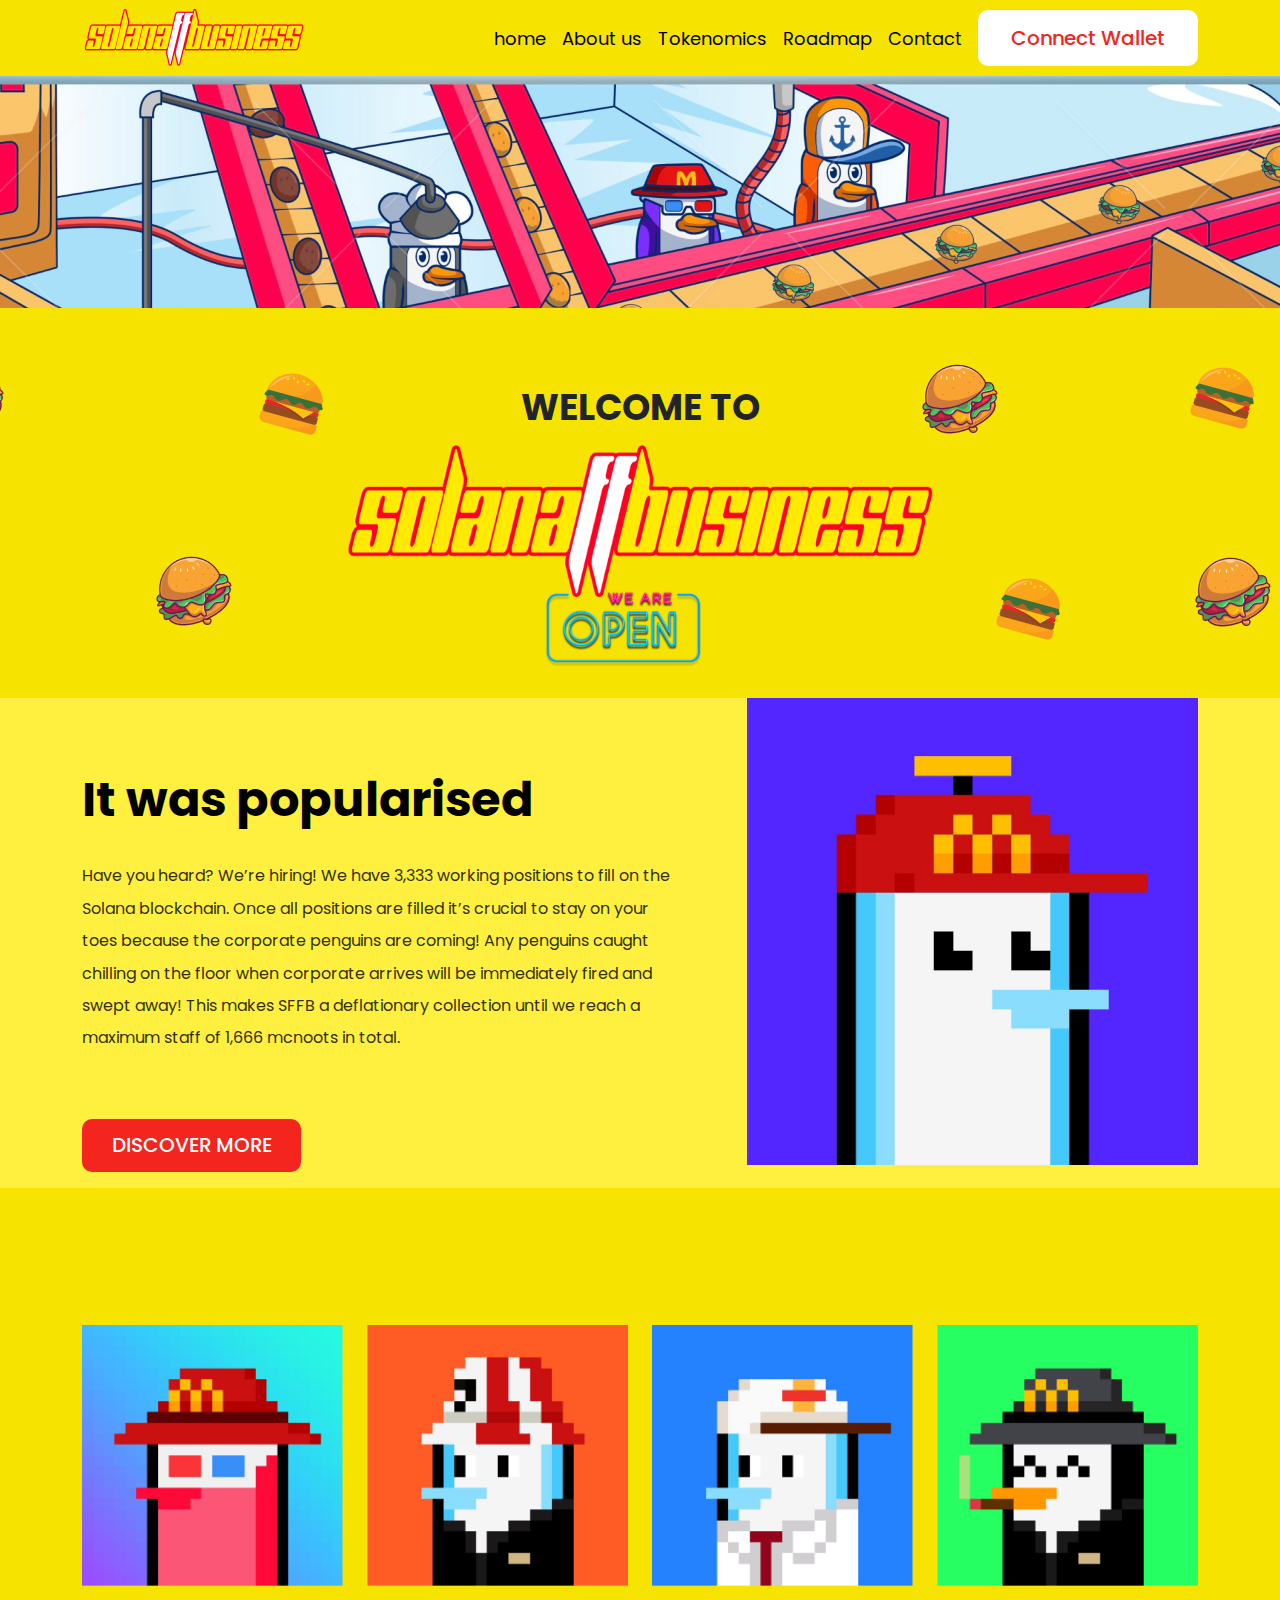
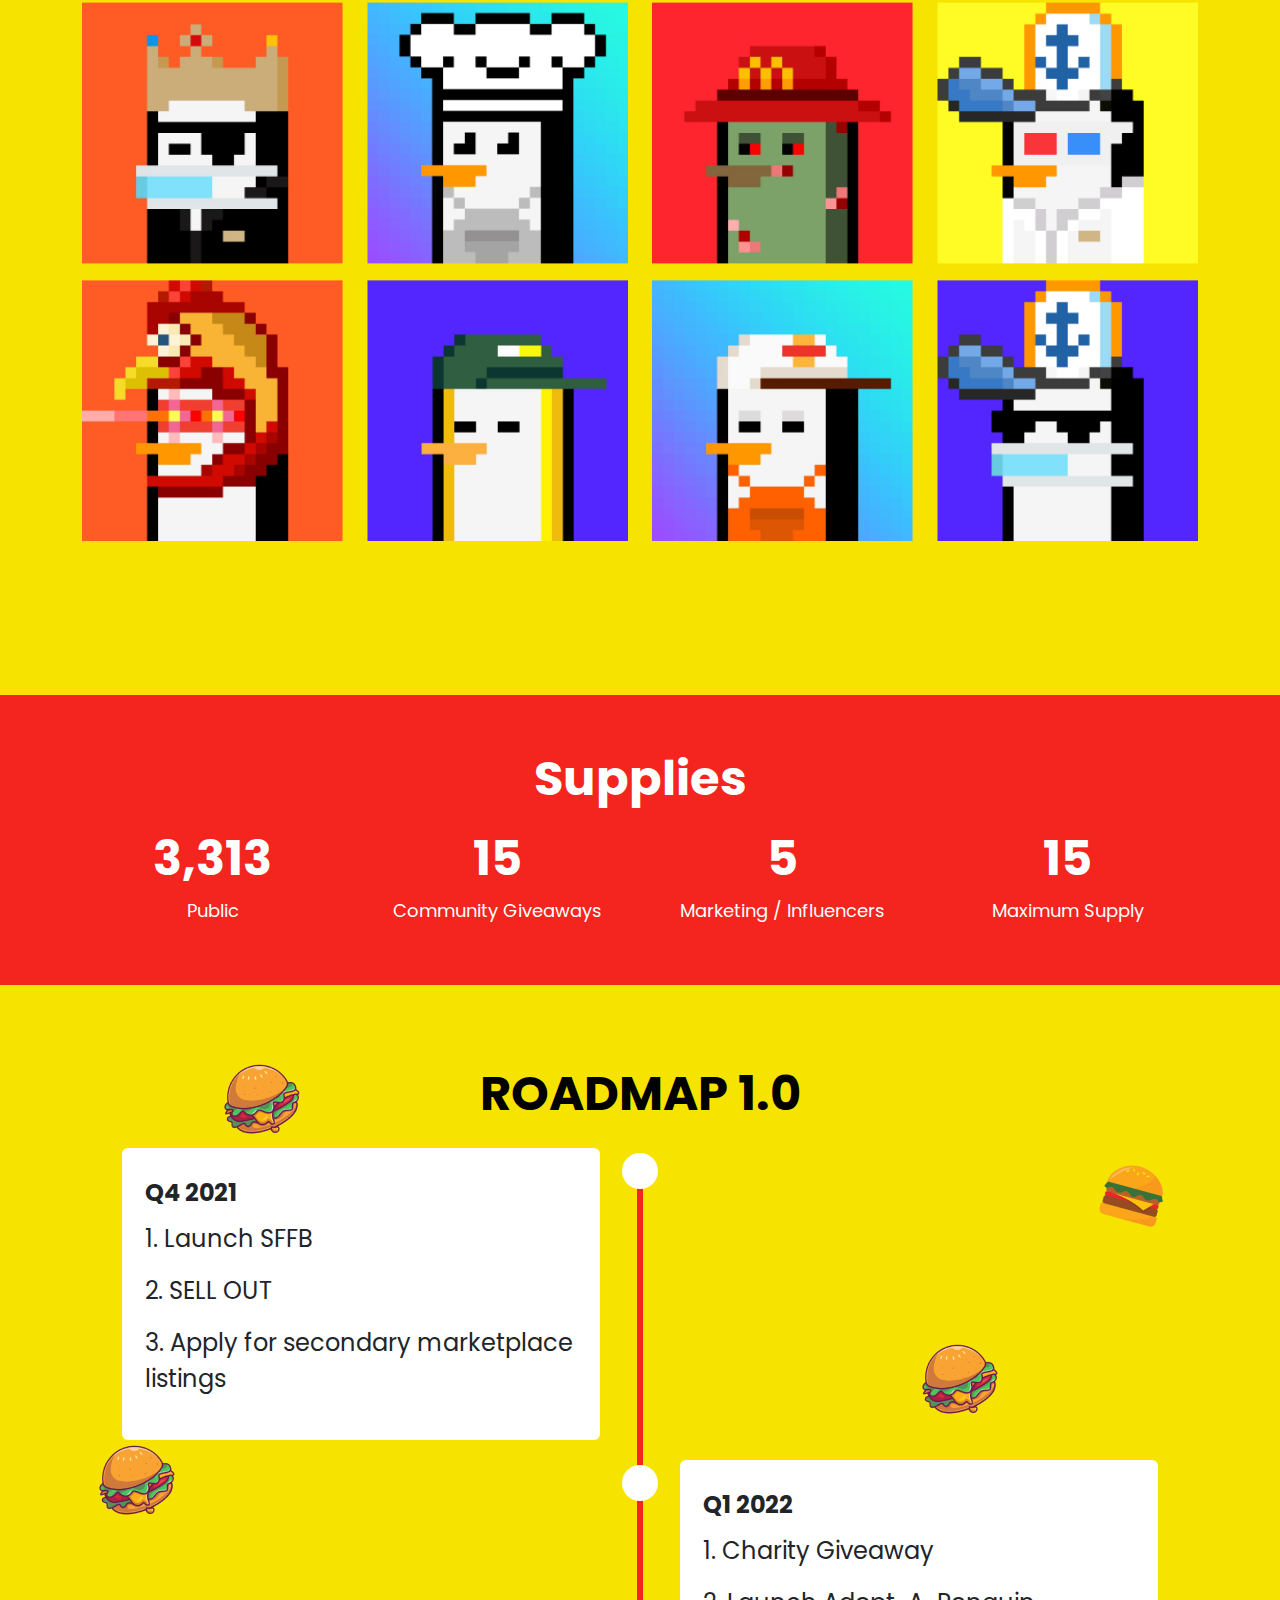
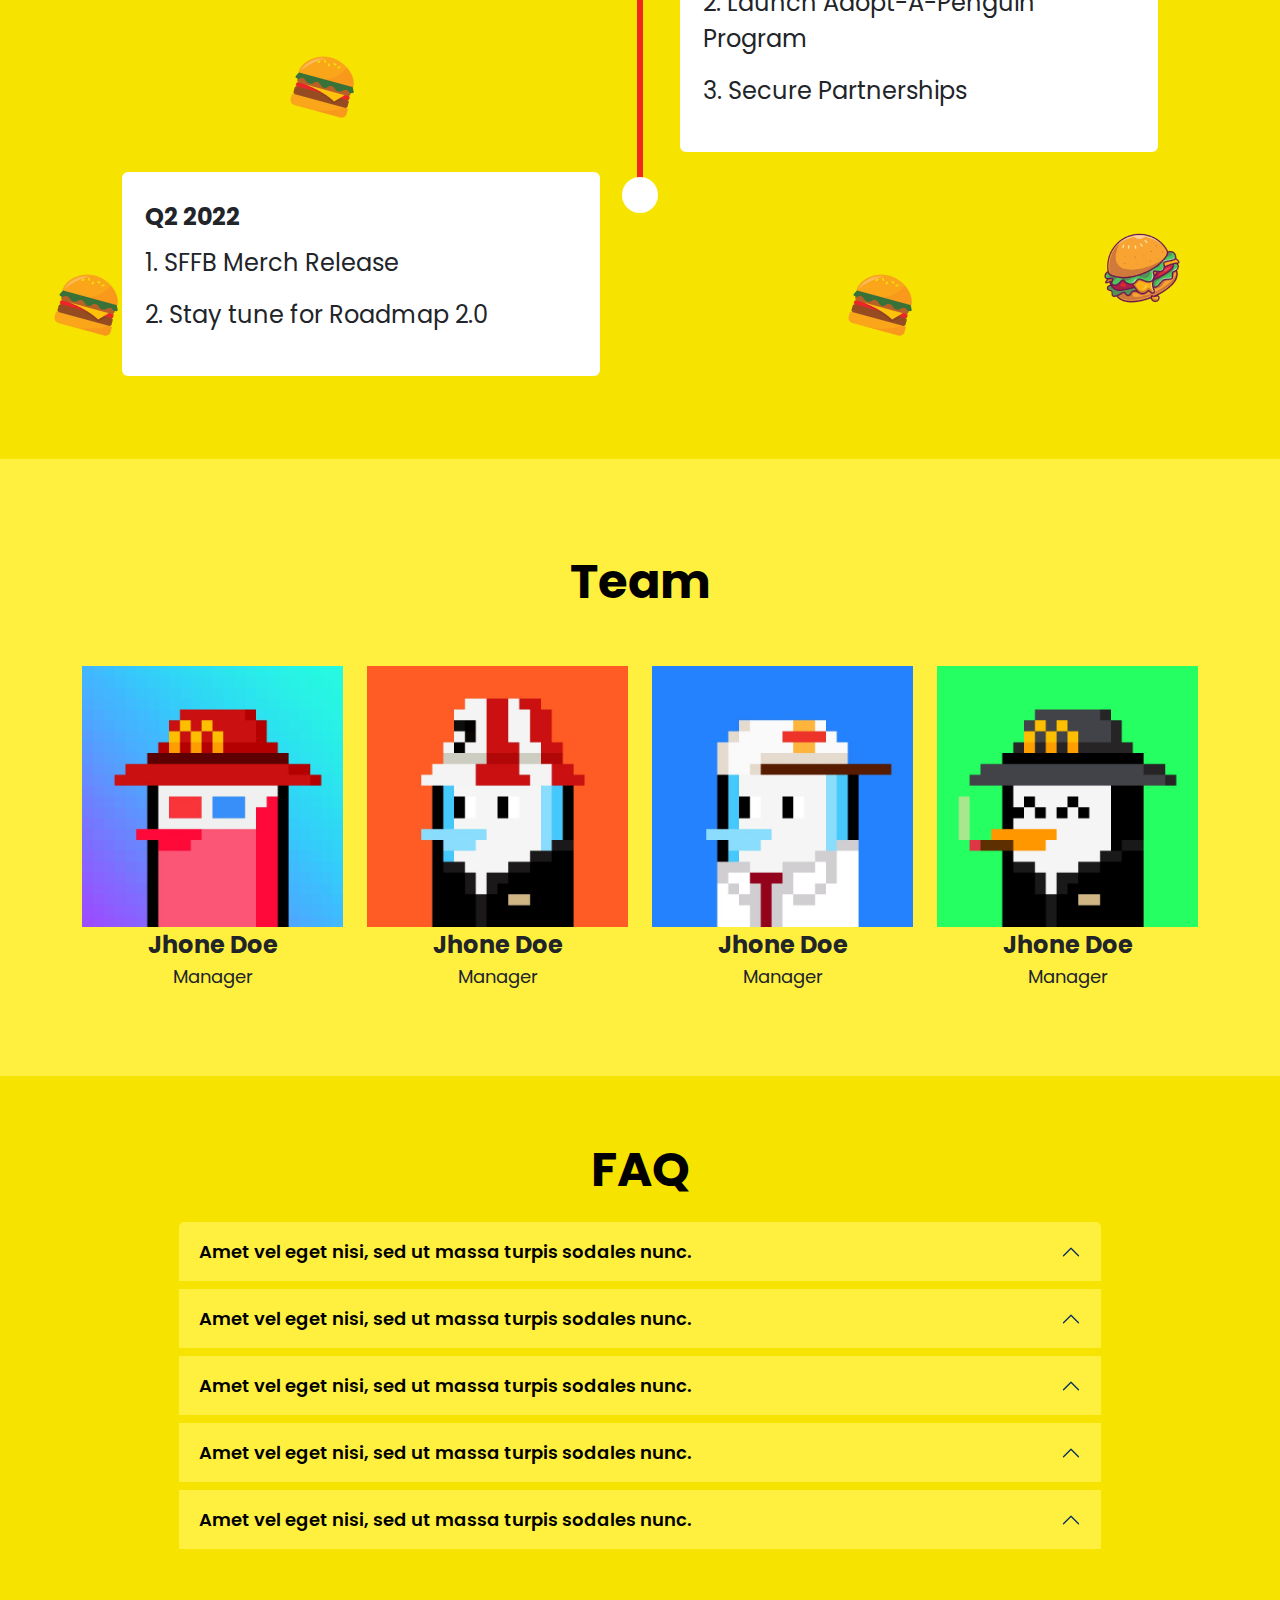
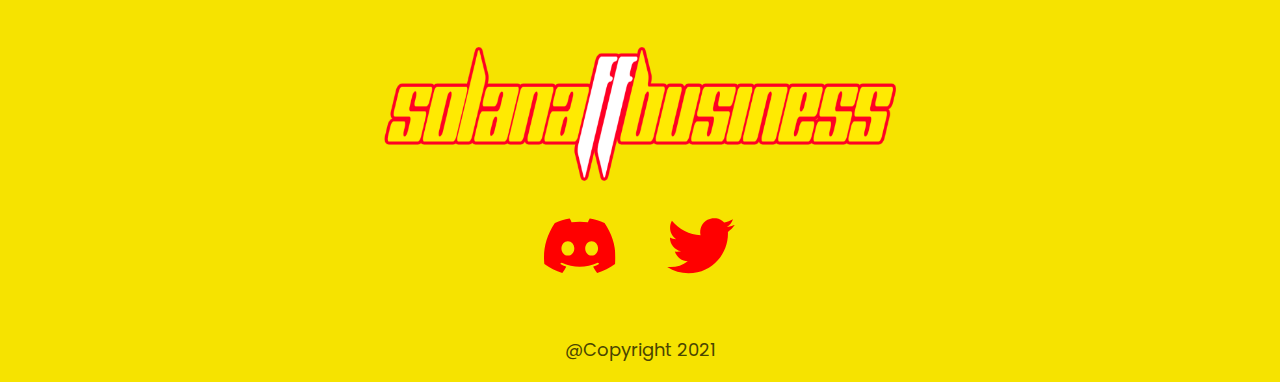
<file: index.html>
<!doctype html>
<html lang="en">

<head>
    <meta charset="utf-8">
    <meta name="viewport" content="width=device-width, initial-scale=1">
    <title>Solana</title>
    <link href="https://cdn.jsdelivr.net/npm/bootstrap@5.3.3/dist/css/bootstrap.min.css" rel="stylesheet"
        integrity="sha384-QWTKZyjpPEjISv5WaRU9OFeRpok6YctnYmDr5pNlyT2bRjXh0JMhjY6hW+ALEwIH" crossorigin="anonymous">
    <link rel="stylesheet" href="assets/css/root.css">
    <link rel="stylesheet" href="assets/css/style.css">
    <link rel="shortcut icon" href="assets/img/png/logo.png" type="image/x-icon">

</head>

<body onload="loding()">
    <div id="loder"></div>
    <header class="bg-color">
        <div class="container">
            <nav class="d-flex py-2 align-items-center justify-content-between">
                <a href="/"><img src="assets/img/png/logo.png" alt="logo"></a>
                <div class="d-flex gap-2 ">
                    <ul id="nav-name"
                        class="d-flex mb-0 align-items-center justify-content-center gap-3 nav-link text-decoration-none list-unstyled ">
                        <li><a class="text-decoration-none navbar-link" href="/">home</a></li>
                        <li><a class="text-decoration-none navbar-link" href="/">About us</a></li>
                        <li><a class="text-decoration-none navbar-link" href="/">Tokenomics</a></li>
                        <li><a class="text-decoration-none navbar-link" href="/">Roadmap</a></li>
                        <li><a class="text-decoration-none navbar-link" href="/">Contact</a></li>
                        <li> <button class="connect-wallet-btn text-decoration-none">Connect Wallet</button></li>
                    </ul>
                </div>

                <div onclick="navbarbtn()" class="z-5 d-block d-lg-none">
                    <span class="menu-lines" id="rotats"></span>
                    <span class="menu-lines" id="transparent"></span>
                    <span class="menu-lines" id="rotats2"></span>
                </div>

            </nav>
        </div>
    </header>
    <section class="bg-color-2 pb-95 overflow-hidden  ">
        <img class="bg-img-1" src="assets/img/png/sec-1-img.png" alt="backgraoun-img">
        <div class="container d-flex flex-column position-relative justify-content-center align-items-center">
            <img class="position-absolute burgar-1 d-none d-lg-block" src="assets/img/png/burgar-img.png"
                alt="burgar-img">
            <img class="position-absolute burger-2 " src="assets/img/png/biurgar-2.png" alt="burgar-1">
            <img class="position-absolute burger-3 d-lg-block d-none" src="assets/img/png/biurgar-2.png" alt="burgar-1">
            <img class="position-absolute burger-4" src="assets/img/png/burgar-img.png" alt="burgar-img">
            <img class="position-absolute burger-5" src="assets/img/png/burgar-img.png" alt="burgar-img">
            <img class="position-absolute burger-6 d-lg-block d-none" src="assets/img/png/biurgar-2.png" alt="burgar-1">
            <img class="position-absolute burger-7 " src="assets/img/png/biurgar-2.png" alt="burgar-1">
            <img class="position-absolute burger-8 d-lg-block d-none" src="assets/img/png/burgar-img.png"
                alt="burgar-img">

            <div class="flex-column align-items-center">
                <h2 class=" hero-section-header position-relative z-1 mt-73 text-center">WELCOME TO</h2>
                <div class="row position-relative justify-content-center">
                    <img src="./assets/img/png/big-logo.png" alt="logo" class="h-100 w-75 logo-img z-2">
                    <img src="./assets/img/png/sec-logo.png" alt="open"
                        class="w-25 hero-section-logo  position-absolute">
                </div>
            </div>
        </div>

    </section>
    <section class="bg-color-3">
        <div class="container">
            <div class="row">
                <div class="col-lg-7 col-12">
                    <div class="card-box">
                        <h1 class="mt-66 section-headings">It was popularised</h1>
                        <div class="max-591 mt-24">
                            <p class="section-2-sub-footer">Have you heard? We’re hiring! We have 3,333 working
                                positions to fill
                                on the Solana
                                blockchain.
                                Once all positions are filled it’s crucial to stay on your toes because the corporate
                                penguins
                                are coming! Any penguins caught chilling on the floor when corporate arrives will be
                                immediately
                                fired and swept away! This makes SFFB a deflationary collection until we reach a maximum
                                staff
                                of 1,666 mcnoots in total.</p>
                        </div>
                        <button class="discover-btn cursor-pointer mb-3 mt-5">DISCOVER MORE</button>
                    </div>
                </div>
                <div class="col-lg-5 col-12">
                    <img class="w-100" src="assets/img/png/sec-5-col-5.png" alt="img">
                </div>
            </div>
        </div>
    </section>
    <section class="bg-color-4 min-1107 align-items-center justify-content-center d-flex">
        <div class="container pb-3 ">
            <div class="row pt-3 pt-lg-0 row-gap-3">
                <div class="col-12 col-md-6 col-lg-3">
                    <img class="w-100" src="assets/img/png/col-4-img-1.png" alt="">
                </div>
                <div class="col-12 col-md-6 col-lg-3">
                    <img class="w-100" src="assets/img/png/col-4-img-2.png" alt="">
                </div>
                <div class="col-12 col-md-6 col-lg-3">
                    <img class="w-100" src="assets/img/png/col-4-img-3.png" alt="">
                </div>
                <div class="col-12 col-md-6 col-lg-3">
                    <img class="w-100" src="assets/img/png/col-4-img-4.png" alt="">
                </div>
                <div class="col-12 col-md-6 col-lg-3">
                    <img class="w-100" src="assets/img/png/col-4-img-5.png" alt="">
                </div>
                <div class="col-12 col-md-6 col-lg-3">
                    <img class="w-100" src="assets/img/png/col-4-img-6.png" alt="">
                </div>
                <div class="col-12 col-md-6 col-lg-3">
                    <img class="w-100" src="assets/img/png/col-4-img-7.png" alt="">
                </div>
                <div class="col-12 col-md-6 col-lg-3">
                    <img class="w-100" src="assets/img/png/col-4-img-8.png" alt="">
                </div>
                <div class="col-12 col-md-6 col-lg-3">
                    <img class="w-100" src="assets/img/png/col-4-img-9.png" alt="">
                </div>
                <div class="col-12 col-md-6 col-lg-3">
                    <img class="w-100" src="assets/img/png/col-4-img-10.png" alt="">
                </div>
                <div class="col-12 col-md-6 col-lg-3">
                    <img class="w-100" src="assets/img/png/col-4-img-11.png" alt="">
                </div>
                <div class="col-12 col-md-6 col-lg-3">
                    <img class="w-100" src="assets/img/png/col-4-img-12.png" alt="">
                </div>
            </div>
        </div>
    </section>
    <section class="bg-color-5">
        <h1 class="text-center pt-5 text-white section-headings">Supplies</h1>
        <div class="container">
            <div class="row pb-58">
                <div class="col-md-6 col-12 col-lg-3">
                    <p class="red-section-numbers text-center mb-0">
                        3,313
                    </p>
                    <p class="red-section-number-footer text-center mb-0">
                        Public
                    </p>
                </div>
                <div class="col-md-6 col-12 col-lg-3">
                    <p class="red-section-numbers text-center mb-0">
                        15
                    </p>
                    <p class="red-section-number-footer text-center mb-0">
                        Community Giveaways
                    </p>
                </div>
                <div class="col-md-6 col-12 col-lg-3">
                    <p class="red-section-numbers text-center mb-0">
                        5
                    </p>
                    <p class="red-section-number-footer text-center mb-0">
                        Marketing / Influencers
                    </p>
                </div>
                <div class="col-md-6 ccol-12 col-lg-3">
                    <p class="red-section-numbers text-center mb-0">
                        15
                    </p>
                    <p class="red-section-number-footer text-center mb-0">
                        Maximum Supply
                    </p>
                </div>

            </div>
        </div>
    </section>


    <section class="bg-color-6 pt-73 pb-107 position-relative">
        <div class="container position-relative pb-73">

            <img src="./assets/img/png/burgar-img.png" alt="burger" class="position-absolute left-burger-1">
            <img src="./assets/img/png/burgar-img.png" alt="burger" class="position-absolute left-burger-2">
            <img src="./assets/img/png/biurgar-2.png" alt="burger" class="position-absolute left-burger-3">
            <img src="./assets/img/png/biurgar-2.png" alt="burger" class="position-absolute left-burger-4">
            <img src="./assets/img/png/biurgar-2.png" alt="burger" class="position-absolute right-burger-1">
            <img src="./assets/img/png/burgar-img.png" alt="burger" class="position-absolute right-burger-2">
            <img src="./assets/img/png/burgar-img.png" alt="burger" class="position-absolute right-burger-3">
            <img src="./assets/img/png/biurgar-2.png" alt="burger" class="position-absolute right-burger-4">
            <h2 class="section-headings mb-50 position-relative z-index-2 text-center">ROADMAP 1.0</h2>
            <div class="timeline position-relative">
                <div class="container-t left">
                    <div class="timeline-content">
                        <h2 class="timeline-font-1 ">Q4 2021</h2>
                        <p class="timeline-font-2 mt-10">1. Launch SFFB</p>
                        <p class="timeline-font-2">2. SELL OUT</p>
                        <p class="timeline-font-2">3. Apply for secondary marketplace listings</p>
                    </div>
                </div>
                <div class="container-t right">
                    <div class="timeline-content">
                        <h2 class="timeline-font-1 ">Q1
                            2022</h2>
                        <p class="timeline-font-2 mt-10">1. Charity Giveaway</p>
                        <p class="timeline-font-2">2. Launch Adopt-A-Penguin Program
                        </p>
                        <p class="timeline-font-2">3. Secure Partnerships</p>
                    </div>
                </div>
            </div>
            <div class="container-t left">
                <div class="timeline-content">
                    <h2 class="timeline-font-1 ">Q2
                        2022</h2>
                    <p class="timeline-font-2 mt-10">1. SFFB Merch Release
                    </p>
                    <p class="timeline-font-2">2. Stay tune for Roadmap 2.0

                    </p>
                </div>
            </div>
        </div>
    </section>

    <!-- time-line-end -->
    <section class="bg-color-7 min-617 align-items-center d-flex justify-content-center">
        <div class="container">
            <h1 class="text-center mb-5 section-headings">Team</h1>
            <div class="row">
                <div class="col-12 col-md-6 col-lg-3">
                    <div class="box">
                        <img class="w-100" src="assets/img/png/sce-6-1.png" alt="">
                        <p class="mb-0 text-center card-heading">Jhone Doe</p>
                        <p class="mb-0 card-info text-center">Manager</p>
                    </div>
                </div>
                <div class="col-12 col-md-6 col-lg-3">
                    <div class="box">
                        <img class="w-100" src="assets/img/png/sec-6-2.png" alt="">
                        <p class="mb-0 text-center card-heading">Jhone Doe</p>
                        <p class="mb-0 card-info text-center">Manager</p>
                    </div>
                </div>
                <div class="col-12 col-md-6 col-lg-3">
                    <div class="box">
                        <img class="w-100" src="assets/img/png/sec-6-3.png" alt="">
                        <p class="mb-0 text-center card-heading">Jhone Doe</p>
                        <p class="mb-0 card-info text-center">Manager</p>
                    </div>
                </div>
                <div class="col-12 col-md-6 col-lg-3">
                    <div class="box">
                        <img class="w-100" src="assets/img/png/sec-6-4.png" alt="">
                        <p class="mb-0 text-center card-heading">Jhone Doe</p>
                        <p class="mb-0 card-info text-center">Manager</p>
                    </div>
                </div>

            </div>
        </div>
    </section>
    <section class="bg-color-8  align-items-center  d-flex flex-column ">
        <div class="container">
            <h1 class="text-center mt-58 mb-3 section-headings">FAQ</h1>
            <div class="d-flex align-items-center justify-content-center box-parents">

                <div class="accordion shadow-none w-100 max-width-922 h-100" id="accordionExample">
                    <div class="accordion-item   border-0 mb-2 yellow-bg ">
                        <h2 class="accordion-header">
                            <button class="accordion-button mb-2 yellow-bg accordion-header-text" type="button"
                                data-bs-toggle="collapse" data-bs-target="#collapseOne" aria-expanded="true"
                                aria-controls="collapseOne">
                                Amet vel eget nisi, sed ut massa turpis sodales nunc.
                            </button>
                        </h2>
                        <div id="collapseOne" class="accordion-collapse collapse  " data-bs-parent="#accordionExample">
                            <div class="accordion-body mb-2 yellow-bg ">
                                <p class="accordion-sm-text"> Enim scelerisque quisque egestas velit, eget tempus, arcu
                                    pulvinar
                                    in.
                                    Quis sed at sodales aliquam. Amet fermentum, lectus nulla tincidunt egestas.</p>
                            </div>
                        </div>
                    </div>
                    <div class="accordion-item  border-0 mb-2 yellow-bg">
                        <h2 class="accordion-header">
                            <button class="accordion-button accordion-header-text mb-2 yellow-bg" type="button"
                                data-bs-toggle="collapse" data-bs-target="#collapsetwo" aria-expanded="false"
                                aria-controls="collapsetwo">
                                Amet vel eget nisi, sed ut massa turpis sodales nunc.
                            </button>
                        </h2>
                        <div id="collapsetwo" class="accordion-collapse collapse " data-bs-parent="#accordionExample">
                            <div class="accordion-body mb-2 yellow-bg ">
                                <p class="accordion-sm-text"> Enim scelerisque quisque egestas velit, eget tempus, arcu
                                    pulvinar
                                    in.
                                    Quis sed at sodales aliquam. Amet fermentum, lectus nulla tincidunt egestas.</p>
                            </div>
                        </div>
                    </div>

                    <div class="accordion-item border-0 mb-2 yellow-bg">
                        <h2 class="accordion-header">
                            <button class="accordion-button accordion-header-text mb-2 yellow-bg" type="button"
                                data-bs-toggle="collapse" data-bs-target="#collapsethree" aria-expanded="false"
                                aria-controls="collapsethree">
                                Amet vel eget nisi, sed ut massa turpis sodales nunc.
                            </button>
                        </h2>
                        <div id="collapsethree" class="accordion-collapse collapse  "
                            data-bs-parent="#accordionExample">
                            <div class="accordion-body mb-2 yellow-bg ">
                                <p class="accordion-sm-text"> Enim scelerisque quisque egestas velit, eget tempus, arcu
                                    pulvinar
                                    in.
                                    Quis sed at sodales aliquam. Amet fermentum, lectus nulla tincidunt egestas.</p>
                            </div>
                        </div>
                    </div>


                    <div class="accordion-item border-0 mb-2 yellow-bg">
                        <h2 class="accordion-header">
                            <button class="accordion-button accordion-header-text mb-2 yellow-bg" type="button"
                                data-bs-toggle="collapse" data-bs-target="#collapsefour" aria-expanded="false"
                                aria-controls="collapsefour">
                                Amet vel eget nisi, sed ut massa turpis sodales nunc. </button>
                        </h2>
                        <div id="collapsefour" class="accordion-collapse collapse  " data-bs-parent="#accordionExample">
                            <div class="accordion-body mb-2 yellow-bg ">
                                <p class="accordion-sm-text"> Enim scelerisque quisque egestas velit, eget tempus, arcu
                                    pulvinar
                                    in.
                                    Quis sed at sodales aliquam. Amet fermentum, lectus nulla tincidunt egestas.</p>
                            </div>
                        </div>
                    </div>

                    <div class="accordion-item border-0 mb-2 yellow-bg">
                        <h2 class="accordion-header">
                            <button class="accordion-button accordion-header-text     mb-2 yellow-bg" type="button"
                                data-bs-toggle="collapse" data-bs-target="#collapsefive" aria-expanded="false"
                                aria-controls="collapsefive">
                                Amet vel eget nisi, sed ut massa turpis sodales nunc.
                            </button>
                        </h2>
                        <div id="collapsefive" class="accordion-collapse collapse  " data-bs-parent="#accordionExample">
                            <div class="accordion-body mb-2 yellow-bg ">
                                <p class="accordion-sm-text"> Enim scelerisque quisque egestas velit, eget tempus, arcu
                                    pulvinar
                                    in.
                                    Quis sed at sodales aliquam. Amet fermentum, lectus nulla tincidunt egestas.</p>
                            </div>
                        </div>
                    </div>
                </div>
            </div>
        </div>
        <div class=" max-width-524 w-100 mt-88">
            <img class="w-100 cursor-pointer" src="assets/img/png/big-logo.png" alt="">
        </div>
        <div class="d-flex gap-5 pt-4 ">
            <a target="_blank" href="https://discord.com/channels/@me"> <img src="assets/img/svg/discord.svg"
                    alt="discord"></a>
            <a target="_blank" href="https://x.com/?lang=en"> <img src="assets/img/svg/twitter.svg" alt="twitter"></a>
        </div>
        <p class="footer-text text-center mt-52 ">@Copyright 2021</p>
    </section>
    <script src="https://cdn.jsdelivr.net/npm/bootstrap@5.3.3/dist/js/bootstrap.bundle.min.js"
        integrity="sha384-YvpcrYf0tY3lHB60NNkmXc5s9fDVZLESaAA55NDzOxhy9GkcIdslK1eN7N6jIeHz"
        crossorigin="anonymous"></script>
    <script src="assets/js/app.js"></script>
    <script>
        const preloader = document.getElementById("loder");
        function loding() {
            preloader.style.display = "none";
        }
    </script>
</body>

</html>
</file>
<file: assets/css/root.css>
@import url('https://fonts.googleapis.com/css2?family=Poppins:ital,wght@0,100;0,200;0,300;0,400;0,500;0,600;0,700;0,800;0,900;1,100;1,200;1,300;1,400;1,500;1,600;1,700;1,800;1,900&display=swap');

:root {
    /* font-size */
    --fs-sm: 14px;
    --fs-md: 16px;
    --fs-lg: 18px;
    --fs-xl: 20px;
    --fs-2xl: 24px;
    --fs-3xl: 36px;
    --fs-4xl: 48px;


    /* color */

    --main: #F6E300;
    --primary: #FFF03F;
    --sec: #F4241E;
    --third: #4A4500;
    --forth: #4D4813;
    --fivth: #33300D;
    --null: #FFFFFF;
    --dark: #000000;



    /* font-family */

    --poppins: "Poppins", sans-serif;

}
</file>
<file: assets/css/style.css>
#loder {
    width: 100%;
    height: 100vh;
    background: #fff url("/assets/img/gif/loder.gif") no-repeat center;
    position: fixed;
    z-index: 100;
}

/* header */

.w-50px {
    width: 50px;
}

.show-navbar {
    right: 0 !important;
}

.connect-wallet-btn {
    padding: 12px 32px;
    border-radius: 10px;
    background-color: var(--null);
    border: 1px solid transparent;
    color: var(--sec);
    font-family: var(--poppins);
    font-size: var(--fs-xl);
    font-weight: 500;
    transition: all 400ms linear;
    cursor: pointer;
}

.menu-lines {
    width: 35px;
    height: 5px;
    margin-bottom: 5px;
    background-color: var(--null);
    display: flex;
    z-index: 10;
    transition: all 300ms linear;
    transform-origin: left;
    border-radius: 10px;
}

.z-5 {
    z-index: 5;
}

.rotate35 {
    transform: rotate(35deg);

}

.rotate-35 {
    transform: rotate(-35deg);

}

.connect-wallet-btn:hover {
    background-color: var(--sec);
    color: var(--null);
}


.navbar-link {
    font-family: var(--poppins);
    font-size: var(--fs-lg);
    font-weight: 400;
    color: var(--dark);
}

.navbar-link:hover {
    color: var(--sec);
    -webkit-text-stroke: 1px var(--sec);
}

.bg-color {
    background-color: var(--main);

}

/* header-end */
/* section-1 */
.min-700 {
    min-height: 700px;
}

.hero-section-logo {
    bottom: -48%;
    left: 35.5%;
}

.mt-73 {
    margin-top: 73px;
}

.bg-img-1 {
    width: 100%;
}

.burgar-1 {
    top: 10%;
    left: -15%;
    z-index: 0;
}

.burger-2 {
    top: 6%;
    left: 13%;
}

.burger-3 {
    top: 60%;
    left: -20%;
}

.burger-4 {
    top: 75%;
    left: 5%;
}

.burger-5 {
    top: 10%;
    right: 16%;
}

.burger-6 {
    top: 4%;
    right: -8%;
}

.burger-7 {

    bottom: -27%;
    right: 9%;
}

.burger-8 {
    right: -8%;
    bottom: -10%;
}

.hero-section-header {

    font-family: var(--poppins);
    font-size: var(--fs-3xl);
    font-weight: 700;
    line-height: 54px;
}

.max-806 {
    max-width: 806px;
}

.bg-color-2 {
    background-color: var(--main);

}


.pb-133 {
    padding-bottom: 133px;
}

/* section-1-end */
/* section-2 */
.bg-color-3 {
    background-color: var(--primary);
}

.discover-btn {
    width: 219px;
    height: 53px;
    background-color: var(--sec);
    color: var(--null);
    border: 1px solid transparent;
    border-radius: 10px;
    font-family: var(--poppins);
    transition: all 400ms linear;
    font-size: var(--fs-xl);
    font-weight: 500;
}

.discover-btn:hover {
    background-color: var(--null);
    color: var(--sec);
}

.mt-66 {
    margin-top: 66px;
}

.section-headings {

    font-family: var(--poppins) !important;
    font-size: var(--fs-4xl) !important;
    font-weight: 700;
    line-height: 72px;
    color: var(--dark);

}

.mt-24 {
    margin-top: 24px;
}

.section-2-sub-footer {

    font-family: var(--poppins);
    font-size: var(fslg);
    font-weight: 400;
    line-height: 32.4px;
    color: var(--fivth);

}

.cursor-pointer {
    cursor: pointer;
}


.max-591 {
    max-width: 591px;
}

/* section-2-end */
/* section-3 */
.bg-color-4 {
    background-color: var(--main);
}

.min-1107 {
    min-height: 1107px;
}

/* section-3-end */
/* section-4 */
.bg-color-5 {
    background-color: var(--sec);
}

.pb-58 {
    padding-bottom: 58px;
}

.red-section-numbers {

    font-family: var(--poppins);
    font-size: var(--fs-4xl);
    font-weight: 700;
    line-height: 72px;
    color: var(--null);
}

.red-section-number-footer {

    font-family: var(--poppins);
    font-size: var(--fs-lg);
    font-weight: 400;
    line-height: 32.4px;
    color: var(--null);
}

/* section-4-end   */
/* section-5-time-line  */
.bg-color-6 {
    background-color: var(--main);
}

.pb-106 {
    padding-bottom: 106px !important;
}

.pt-73 {
    padding-top: 73px;
}

.pb-73 {
    padding-bottom: 73px;
}

.timeline {
    max-width: 1200px;
    margin: 0 auto;
}

.max-width-922 {
    max-width: 922px;

}

/* Place the container to the left */
.left {
    left: 0;
}

/* Place the container to the right */
.right {
    left: 50%;
}

.right::after {
    left: -16px;
}

/* The actual content */
.timeline-content {
    padding: 20px 30px;
    background-color: white;
    position: relative;
    border-radius: 6px;
}

/* Media queries - Responsive timeline on screens less than 600px wide */

/* section-5-time-end */
/* section-6 */
.bg-color-7 {
    background-color: var(--primary);
}

.min-617 {
    min-height: 617px;
}

.card-heading {
    font-family: var(--poppins);
    font-size: var(--fs-2xl);
    font-weight: 700;
    line-height: 36px;
    text-align: center;
}

.card-info {
    font-family: var(--poppins);
    font-size: var(--fs-lg);
    font-weight: 400;
}

/* section-6-end */
/* section-7 */
.bg-color-8 {
    background-color: var(--main);
}

.yellow-bg {
    background: #fff03f !important;
}

.accordion-header-text {
    font-family: "Poppins", sans-serif;
    font-size: 18px;
    font-weight: 600;
    line-height: 27px;
    text-align: left;
    color: #000000;
}

.accordion-sm-text {
    font-family: "Poppins", sans-serif;
    font-size: 18px;
    font-weight: 400;
    line-height: 32.4px;
    text-align: left;
    color: #000000;
    opacity: 70%;
}

.max-width-524 {
    max-width: 524px;
}

.mt-88 {
    margin-top: 88px;
}

.footer-text {

    font-family: var(--poppins);
    font-size: var(--fs-lg);
    font-weight: 400;
    line-height: 32.4px;
    color: var(--third);
}

.mt-52 {
    margin-top: 52px;
}

.mt-58 {
    margin-top: 58px;
}

/* section-7-end  */
/* timeline */
.left-burger-1 {
    top: -2%;
    left: 11%;
}

.left-burger-2 {
    top: 36%;
    left: 0%;
}

.left-burger-3 {
    top: 55%;
    right: 71%;
}

.left-burger-4 {
    bottom: 8%;
    left: -5%;
}

.right-burger-1 {
    top: 6%;
    right: 0%;
}

.right-burger-2 {
    top: 26%;
    right: 16%;
}

.right-burger-3 {
    bottom: 15%;
    right: 0%;
}

.right-burger-4 {
    bottom: 8%;
    right: 22%;
}

.timeline {

    max-width: 1320px;
    margin: 0 auto;
}

.timeline::after {
    content: "";
    position: absolute;
    width: 6px;
    background-color: #f4241e;
    top: 17px;
    bottom: -35px;
    left: 50%;
    margin-left: -3px;
}

.container-t {
    padding: 10px 40px;
    position: relative;
    background-color: inherit;
    width: 50%;
}

.container-t::after {
    content: "";
    position: absolute;
    width: 36.03px;
    height: 36.03px;
    right: -18px;
    background-color: white;
    top: 15px;
    border-radius: 50%;
    z-index: 1;
}

.left {
    left: 0;
}

.right {
    left: 50%;
}

.right::after {
    left: -18px;
}

.timeline-content {
    padding: 27px 23px 27px 23px;
    background-color: white;
    position: relative;
    border-radius: 6px;
}

.timeline-font-1 {
    font-family: "Poppins", sans-serif;
    font-size: 24px;
    font-weight: 700;
    line-height: 36px;
    text-align: left;
}

.mt-10 {
    margin-top: 10px;
}

.timeline-font-2 {
    font-family: "Poppins", sans-serif;
    font-size: 24px;
    font-weight: 400;
    line-height: 36px;
}

/* timeline-2 */

.accordion-button {
    box-shadow: none !important;
    color: var(--dark) !important;
}

.pb-95 {
    padding-bottom: 95px;
}

@media (max-width:992px) {

    /* rec-header */
    .nav-link {
        display: flex;
        flex-direction: column;
        background-color: gray;
        width: 100%;
        min-height: 100vh;
        position: fixed;
        justify-content: center;
        bottom: 0;
        right: -100% !important;
        top: 0%;
        transition: all 300ms linear;
        z-index: 5;
    }

    .show-nvabar {
        right: 0 !important;
    }

    .menu-btn {
        display: block;
        z-index: 1;
    }

    .min-500 {
        min-height: 500px;
    }

    .section-headings {
        font-size: var(--fs-3xl);
    }
}


@media (max-width: 576px) {
    .container-t {
        width: 100%;
        padding-left: 60px;
    }

    .timeline::after {
        left: 31px;
    }

    .sm-container {
        width: 100%;
        padding-left: 70px;
        padding-right: 25px;
    }

    .sm-container::before {
        left: 60px;
        border: medium solid white;
        border-width: 10px 10px 10px 0;
        border-color: transparent white transparent transparent;
    }

    .left::after,
    .right::after {
        left: 15px;
    }

    .right {
        left: 0%;
    }

    .after-rigth::after {
        content: '';
        position: absolute;
        width: 25px;
        height: 25px;
        left: 15px !important;
        background-color: white;
        border: 4px solid var(--null);
        top: 15px;
        border-radius: 50%;
        z-index: 1;
    }

    .timeline_box::after {
        content: '';
        position: absolute;
        width: 6px;
        background-color: var(--sec) !important;
        top: 26px;
        height: 100%;
        left: 6%;
        margin-left: -3px;
    }

    .min-400 {
        min-height: 400px;
    }

    .section-headings {
        font-size: var(--fs-2xl);
    }

}
</file>
